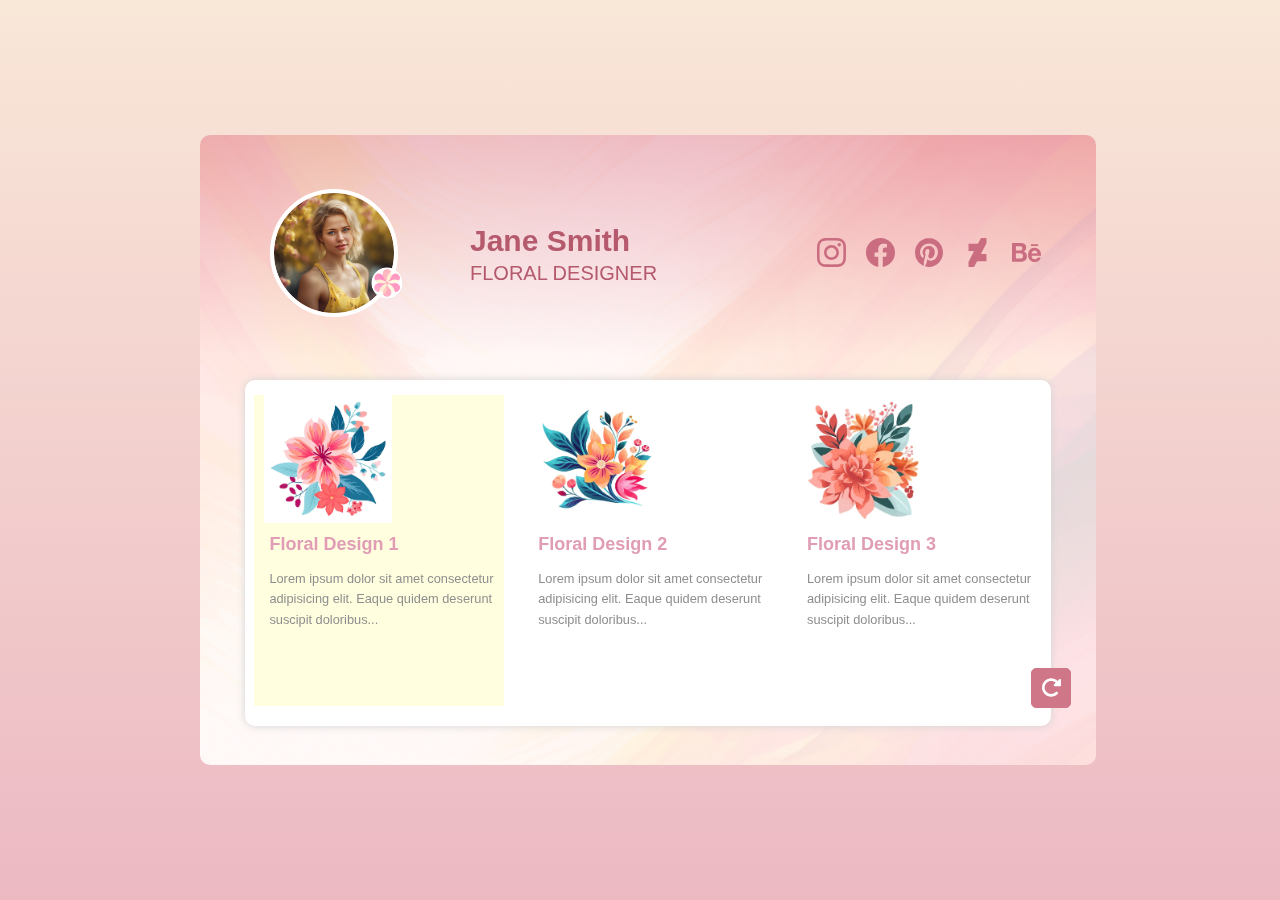
<file: index.html>
<!DOCTYPE html>
<html lang="en">
<head>
    <meta charset="UTF-8">
    <meta name="viewport" content="width=device-width, initial-scale=1.0">
    <link rel="stylesheet" href="styles.css"> 
    <title>Document</title>
</head>
<body>
    <div class="card">
        <div class="card-inner">
            <div class="card-front"></div>   
            <div class="container"> 
                <div class="profile-pic"></div>
                <div class="logo"></div>
                <div class="name">
                    <h2>Jane Smith</h2>
                    <p>FLORAL DESIGNER</p>
                </div>
                <div class="social-icons">
                    <img src="assets/instagram.svg" class="rotate"/>
                    <img src="assets/facebook.svg" class="rotate"/>
                    <img src="assets/pinterest.svg" class="rotate"/>
                    <img src="assets/deviantart.svg" class="rotate"/>
                    <img src="assets/behance.svg" class="rotate"/>
                </div>
                <div class="nested-container">
                    <div class="floral-container wrapper">
                        <div class="floral">
                            <img src="assets/floral-design-1.jpg" />
                            <div class="floral-header">
                                <h1>Floral Design 1</h1>
                            </div>
                            <div class="floral-text">
                                <p>Lorem ipsum dolor sit amet consectetur adipisicing elit. Eaque quidem deserunt suscipit doloribus...</p>
                            </div>
                        </div>
                    </div>
                    <div class="floral-container wrapper">
                        <div class="floral second">
                            <img src="assets/floral-design-2.jpg" />
                            <div class="floral-header">
                                <h1>Floral Design 2</h1>
                            </div>
                            <div class="floral-text">
                                <p>Lorem ipsum dolor sit amet consectetur adipisicing elit. Eaque quidem deserunt suscipit doloribus...</p>
                            </div>
                        </div>
                    </div>
                    <div class="floral-container wrapper">
                        <div class="floral third">
                            <img src="assets/floral-design-3.jpg" />
                            <div class="floral-header">
                                <h1>Floral Design 3</h1>
                            </div>
                            <div class="floral-text">
                                <p>Lorem ipsum dolor sit amet consectetur adipisicing elit. Eaque quidem deserunt suscipit doloribus...</p>
                            </div>
                        </div>
                    </div>
                </div>
                <div class="flip-icon" id="flip-icon">    
                    <img src="assets/flip-icon.svg" />
                </div>
            </div>
            
            <div class="card-back">
                <div class="container-back">
                    <div class="profile-pic-back"></div>
                    <div class="logo-back"></div>
                    <div class="name-back">
                        <h2>Jane Smith</h2>
                        <p>FLORAL DESIGNER</p>
                    </div>
                    <div class="nested-container-back">
                        <div class="social-icons-back">
                            <img src="assets/instagram.svg" class="rotate"/>
                            <img src="assets/facebook.svg" class="rotate"/>
                            <img src="assets/pinterest.svg" class="rotate"/>
                            <img src="assets/deviantart.svg" class="rotate"/>
                            <img src="assets/behance.svg" class="rotate"/>
                        </div>
                        <div class="social-name-back">
                            <p>instagram/<strong>janesmith</strong></p>
                            <p>facebook/<strong>janesmith</strong></p>
                            <p>pinterest/<strong>janesmith</strong></p>
                            <p>deviantart/<strong>janesmith</strong></p>
                            <p>behance/<strong>janesmith</strong></p>
                        </div>
                        <div class="qr-container">
                            <img src="assets/qr-code.png" />
                            <div class="qr-info">
                                <h3 class="qr-name">Jane Smith</h3>
                                <p class="qr-email">jsmith@example.com</p>
                                <p class="qr-text">Scan QR code to checkout my website for more information!</p>
                            </div>
                        </div>
                        <div class="flip-icon-back" id="flip-icon-back">    
                            <img src="assets/flip-icon.svg" />
                        </div>
                    </div>
                </div>
            </div>
        </div>
    </div>
    <script src="flip.js"></script>
    <script src="flip-back.js"></script>
</body>
</html>
</file>
<file: styles.css>
/* Reset some default browser styles */
* {
    margin: 0;
    padding: 0;
    box-sizing: border-box;
}

/* Set some global styles */
body {
    font-family: Arial, sans-serif;
    line-height: 1.6;
    background: linear-gradient(rgb(249, 231, 216), rgb(236, 185, 195));
    color: #333;
    height: 100vh; /* Ensure the body takes the full viewport height */
    margin: 0; /* Remove default margin */
    display: flex; /* Enable Flexbox on the body */
    justify-content: center; /* Center horizontally */
    align-items: center; /* Center vertically */;
}

.card {
    width: 100vw;
    height: 100vh;
    display: flex;
    align-items: center;
    margin: auto;
    perspective: 1000px;
}

.card-inner {
    width: 100vw;
    height: 100vh;
    display: flex;
    align-items: center;
    margin: auto;
    transition: transform 0.6s;
    transform-style: preserve-3d;
    position: relative;
}

.card-front {
    width: 70%; /* Adjust as needed */
    height: 70%; /* Adjust as needed */
    background-image: url('assets/background-desktop.png');
    background-size: cover; /* or 'contain' or specific dimensions like '100% 100%' */
    background-repeat: no-repeat;
    background-position: center center;
    border-radius: 10px;
    position: absolute; /* this was relative */
    margin: auto;
    left: 200px;
}

.container {
    display: flex;
    flex-wrap: wrap;
    height: 70vh;
    width: 70vw; 
    position: absolute;
    align-items: center; /* Centers vertically */
    margin: auto;
    left: 200px;
}

.profile-pic {
    background-image: url('assets/profile.png');
    background-size: cover;
    background-repeat: no-repeat;
    width: 8rem;
    height: 8rem;
    position: relative;
    left: 70px;  
    top: 15px; 
    border: 4px solid white;
    border-radius: 50%; 
}

.logo {
    background-image: url('assets/logo.png');
    background-size: cover;
    background-repeat: no-repeat;
    width: 2rem;
    height: 2rem;
    border-radius: 50%;
    position: relative;
    top: 45px;
    left: 43px;
}

.name {
    position: relative;
    left: 110px;
    top: 15px;
    font-size: 20px;
    color: #B5596D;
}

.name h2 {
    margin-bottom: -8px;
}

.social-icons {
    display: flex;
    direction: ltr;
    position: relative;
    left: 270px;
    top: 15px;
}

.social-icons img {
    padding-right: 20px;
    height: 1.8rem;
}

.rotate:hover {
    transform: rotate(360deg);
    transition: all 1s;
    cursor: pointer;
    transform-origin: 10%;
}

.nested-container {
    border: none;
    border-radius: 10px;
    box-shadow: 0 0 8px lightgray;
    background-color: white;
    width: 90%;
    height: 55%;
    position: relative;
    left: 45px;
    display: flex;
    flex-wrap: wrap;
    flex-direction: row;
    justify-content: space-around;
}

.floral-container {
    display: flex;
    flex-direction: row;
    justify-content: space-around;
    width: 25%;
}

.wrapper {
    padding-left: 15px;
    width: 250px;
    height: 90%;
    margin-top: 15px; 
} 

.floral-container:first-child {
    background-color: lightyellow;
}

.floral img {
    height: 8rem;
    width: 8rem;
    margin-left: -5px;
    /* margin-bottom: -20px; */
}

.floral-header h1 {
    font-size: 18px;
    color: #e09db5;
    /* margin-bottom: -25px; */
}

.floral-text {
    color: #8f8e8e;
    font-size: .8rem;
    padding-bottom: 10px;
    padding-top: 10px;
}

.flip-icon {
    background-color: #cf7689;
    border: 1px solid #cf7689;
    border-radius: 5px;
    width: 2.5rem; 
    height: 2.5rem;
    text-align: center;
    display: flex;
    justify-content: space-evenly;
    align-items: center;
    position: relative;
    top: 135px;
    right: -25px;
    cursor: pointer;
}

.flip-icon img {
    background-size: cover;
    background-repeat: no-repeat;
    width: 50%;
    height: 50%; 
    position: relative;
}

.card-back {
    width: 70%; /* Adjust as needed */
    height: 70%; /* Adjust as needed */
    background-image: url('assets/background-desktop.png');
    background-size: cover; /* or 'contain' or specific dimensions like '100% 100%' */
    background-repeat: no-repeat;
    background-position: center center;
    border-radius: 10px;
    position: absolute;
    margin: auto;
    left: 200px;
    transform: rotateY(180deg);
}

.container-back {
    display: flex;
    flex-wrap: wrap;
    height: 70vh;
    width: 70vw; 
    position: absolute;
    align-items: center; /* Centers vertically */
    /* left: 200px; */
}

.profile-pic-back {
    background-image: url('assets/profile.png');
    background-size: cover;
    background-repeat: no-repeat;
    width: 8rem;
    height: 8rem;
    position: relative;
    left: 250px;  
    top: 15px;
    border: 4px solid white;
    border-radius: 50%; 
}

.name-back {
    position: relative;
    left: 300px;
    top: 15px;
    font-size: 20px;
    color: #B5596D;
}

.name-back h2 {
    margin-bottom: -8px;
}

.logo-back {
    background-image: url('assets/logo.png');
    background-size: cover;
    background-repeat: no-repeat;
    width: 2rem;
    height: 2rem;
    border-radius: 50%;
    position: relative;
    top: 45px;
    left: 225px;
}

.nested-container-back {
    border: none;
    border-radius: 10px;
    box-shadow: 0 0 8px lightgray;
    background-color: white;
    width: 90%;
    height: 55%;
    position: relative;
    left: 45px;
    display: flex;
    flex-wrap: wrap;
    flex-direction: row;
    justify-content: space-around;
}

.social-icons-back {
    display: flex;
    flex-direction: column;
    justify-content: space-around;
    margin-bottom: 20px;
    position: relative;
    /* left: -10px; */
    top: 15px;
}

.social-icons-back img {
    height: 1.8rem;
}

.social-name-back {
    display: flex;
    flex-direction: column;
    justify-content: space-around;
    margin-bottom: 20px;
    position: relative;
    left: -35px;
    top: 15px;
    color: #B5596D;
}

.qr-container {
    border: 1px solid rgb(223, 222, 222);
    border-radius: 5px;
    display: flex;
    flex-direction: row;
    position: relative;
    width: 45%;
    height: 60%;
    top: 25px;
    left: 90px;
}

.qr-container img {
    background-size: cover;
    background-repeat: no-repeat;
    width: 8rem;
    height: 8rem;
    position: relative;
    left: 20px;  
    top: 25px; 
    opacity: .5;
}

.qr-info {
    display: flex;
    flex-direction: column;
    position: relative;
    left: 50px;
    top: 30px;
    width: 50%;
    height: 70%;
}

.qr-name {
    position: relative;
    top: 10px;
    width: 30%;
    white-space: nowrap;
    font-size: 1rem;
    color: #8f8e8e;
}

.qr-email {
    position: relative;
    top: 5px;
    font-size: .9rem;
    color: #8f8e8e;
}

.qr-text {
    position: relative;
    top: 25px;
    font-size: .7rem;
    color: #8f8e8e;
}

.card-front, .card-back {
    backface-visibility: hidden;
    position: absolute;
}

.card-flipped .card-inner {
    transform: rotateY(180deg);
}

.flip-icon-back {
    background-color: #cf7689;
    border: 1px solid #cf7689;
    border-radius: 5px;
    width: 2.5rem; 
    height: 2.5rem;
    text-align: center;
    display: flex;
    justify-content: space-evenly;
    align-items: center;
    position: relative;
    top: 265px;
    right: -50px;
    cursor: pointer;
}

.flip-icon-back img {
    background-size: cover;
    background-repeat: no-repeat;
    width: 50%;
    height: 50%;
    align-self: center;
    position: relative;
}

.card-flipped-back .card-inner {
    transform: rotateY(180deg);
}

@media (max-width: 1024px) {
    .container {
        display: flex;
        flex-wrap: wrap;
        height: 70vh;
        width: 70vw; 
        position: absolute;
        align-items: center;
        margin: auto;
        left: 200px;
    } 
    .card-front, .card-back {
        width: 80%;
        left: 100px;
    }
    .profile-pic {
        width: 7rem;
        height: 7rem;
        left: 20px;  
        top: 15px; 
    }
    .logo {
        width: 1.7rem;
        height: 1.7rem;
        top: 45px;
        left: -9px;
    }
    .name {
        left: 35px;
        top: 15px;
        font-size: 16px;
    }
    .name h2 {
        margin-bottom: -8px;
    }
    .social-icons img {
        padding-right: 20px;
        height: 1.5rem;
    }
    .social-icons {
        left: 110px;
    }
    .nested-container {
        justify-content: flex-start;
        height: 57%;
        left: -10px;
        height: 60%;
    }
    .floral-container {
        display: flex;
        flex-direction: row;
        justify-content: flex-start;
        width: 30%;
        margin-left: 10px;
    }
    .floral img {
        height: 7rem;
        width: 7rem;
        margin-left: -5px;
        /* margin-bottom: -20px; */
    }
    .floral-header h1 {
        font-size: 1rem;
        color: #e09db5;
        /* margin-bottom: -25px; */
    }
    .floral-text {
        color: #8f8e8e;
        font-size: .8rem;
        padding-bottom: 10px;
        padding-top: 5px;
    }
    .floral {
        width: 110%;
    }
    .second {
        margin-left: 25px;
        margin-right: -20px;
    }
    .third {
        margin-right: -30px;
        margin-left: 40px;
    }
    .flip-icon {
        top: 140px;
        right: -53px;
    }
    .qr-container {
        height: 80%;
        width: 47%;
    }
    .card-back {
        left: 100px;
    }
    .profile-pic-back {
        width: 7rem;
        height: 7rem;
        position: relative;
        left: 215px;  
        top: 15px;
    }
    .nested-container-back {
        height: 55%;
        left: 90px;
    }
    .logo-back {
        width: 1.5rem;
        height: 1.5rem;
        top: 45px;
        left: 190px;
    }
    .name-back {
        left: 265px;
        top: 15px;
        font-size: 16px;
    }
    .social-name-back {
        left: -5px;
    }
    .qr-container {
        width: 54%;
        left: 35px;
    }
    .flip-icon-back {
        top: 232px;
        right: -113px;
    }
}


@media (max-width: 600px) {
    body {
        flex-direction: column;
        width: 90vw;
    }
    .card {
        width: 90vw;
    }
    .card-front {
        width: 100vw;
        height: 100vh;
        background-image: url('assets/background-mobile.png');
        left: 0;
        margin: 0;
    }
    .container {
        height: 70vh;
        width: 70vw; 
        position: absolute;
        align-items: center; /* Centers vertically */
        margin: auto;
        left: 20px;
        top: 30px;
    }
    .profile-pic {
        width: 6.6rem;
        height: 6.6rem;
        left: 100px;
    }
    .logo {
        width: 1.5rem;
        height: 1.5rem;
        left: 75px;
    }
    .name {
        left: 140px;
        top: -10px; 
        font-size: 15px;
        color: #B5596D;
    }
    .name h2 {
        margin-bottom: -8px;
    }
    .social-icons {
        left: 270px;
        top: -18px;
    }
    .social-icons img {
        padding-right: 13px;
        height: 1.2rem;
    }
    .nested-container {
        width: 425px;
        height: 530px; 
        position: relative;
        left: 67px;
        margin-top: 20px;
    }
    .floral-container {
        width: 25%;
        flex-direction: row;
        display: flex;
        flex-direction: column;
        justify-content: space-between;
    }
    .wrapper {
        /* padding-left: 15px; */
        width: 250px;
        height: 90%;
        margin-top: 15px; 
        margin-left: -25px;
        display: flex;
    }  
    .floral-container:first-child {
        background-color: rgb(255, 238, 207);
        height: 140px;
        padding-left: 0;
        width: 90%;
        position: relative;
        left: 45px;
        border-radius: 10px;
    }
    .floral img {
        height: 7.5rem;
        width: 7.5rem;
        margin-bottom: -20px;
        margin-left: -60px;
        margin-right: 50px;
        position: relative;
        left: 70px;
        top: 10px;
    }
    .second img {
        height: 7.5rem;
        width: 7.5rem;
        margin-top: 25px;
        margin-bottom: -20px;
        margin-left: -125px;
        margin-right: 50px;
        position: relative;
        /* left: 70px; */
        top: 10px;
    }
    .third img {
        height: 7.5rem;
        width: 7.5rem;
        margin-top: -300px;
        margin-bottom: -20px;
        margin-left: -125px;
        margin-right: 50px;
        position: relative;
        /* left: 70px; */
        top: 10px;
    }
    .floral {
        display: flex;
        flex-direction: column;
        left: 65px;
    }
    .floral-header h1 {
        font-size: 18px;
        color: #e09db5;
        margin-bottom: -25px;
        width: 130px;
        margin-top: 30px;
        top: -120px;
        left: 150px;
        position: relative;
    }
    .second .floral-header {
        margin-left: -65px;
    }
    .third .floral-header {
        margin-left: -65px;
    }
    .floral-text {
        color: #8f8e8e;
        font-size: .8rem;
        padding-bottom: 10px;
        padding-top: 10px;
        margin-top: 50px;
        top: -150px;
        left: 150px;
        position: relative;
        width: 55%;
    }
    .second .floral-text {
        margin-left: -65px;
        width: 200px;
    }
    .third .floral-text {
        margin-left: -65px;
        width: 200px;
    }
    .second {
        margin-left: 90px;
        margin-right: -20px;
    }
    .third {
        margin-left: 90px;
        margin-right: -20px;
    }
    .flip-icon {
        top: -20px;
        right: -466px;
        }
    .card-back {
        width: 100vw; /* Adjust as needed */
        height: 935px; /* Adjust as needed */
        left: -45px;
        transform: rotateY(180deg);
    }
    .nested-container-back {
        /* width: 90%; */
        height: 130%;
        left: 45px;
    }
    .container-back {
        height: 70vh;
        width: 70vw; 
        left: 80px;
        top: 100px;
    }
    .profile-pic-back {
        left: 70px;
        top: 80px;
        margin-bottom: 110px;
        margin-top: 3%;
    }
    .logo-back {
        left: 50px;
    }
    .name-back {
        left: 110px;
        top: 25px;
        font-size: 16px;
        margin-top: 3%;
    }
    .social-icons-back {
        justify-content: space-between;
        margin-bottom: 60px;
        position: relative;
        /* left: -10px; */
        top: 35px;
        gap: 25px;
        left: 20px;
    }
    .qr-container {
        width: 90%;
        left: 0px;
        height: 160px;
    }
    .qr-container img {
        top: 15px;
    }
    .qr-info {
        top: 20px;
    }
    .flip-icon-back {
        top: 30px;
        right: -190px; 
    }
}
</file>
